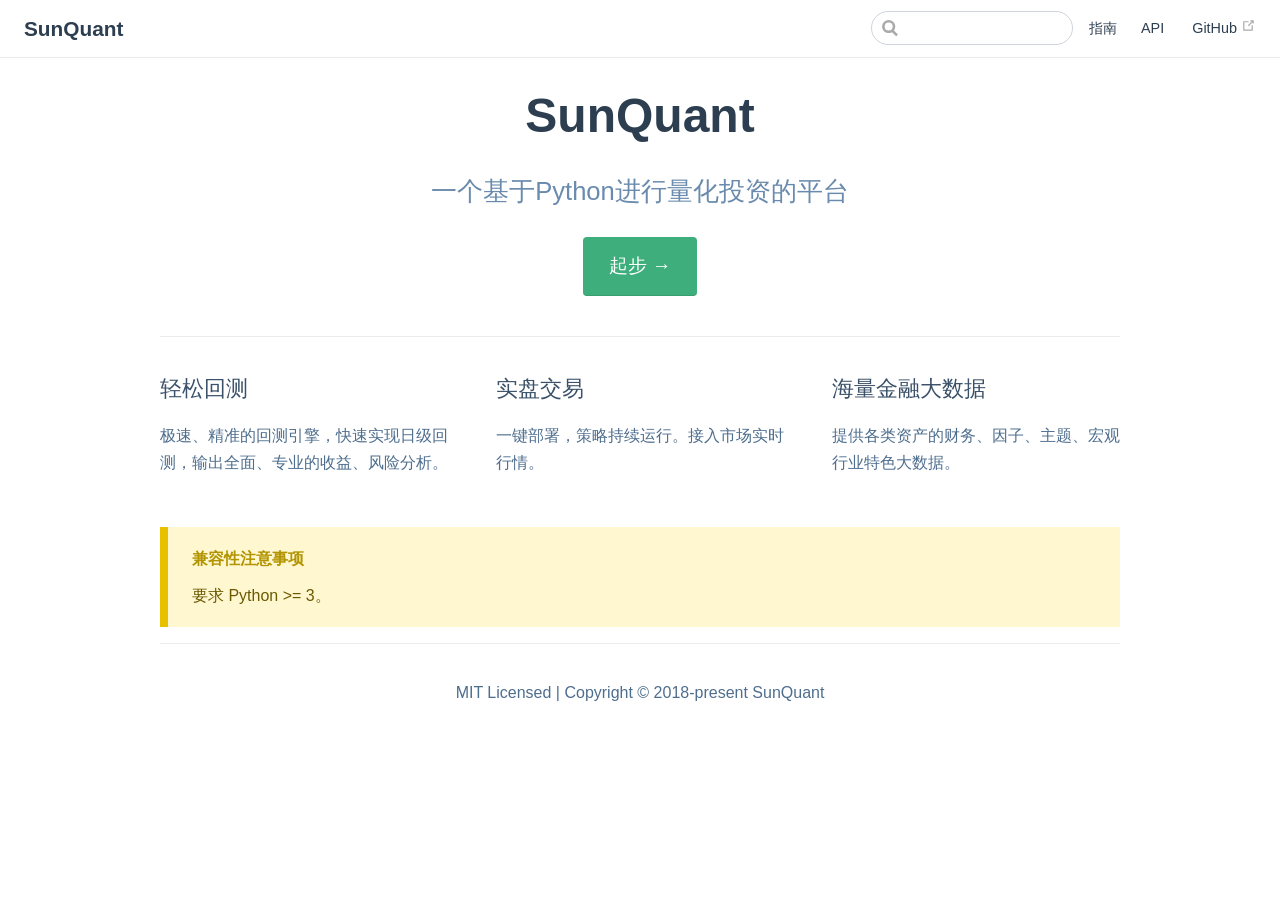
<file: index.html>
<!DOCTYPE html>
<html lang="zh-CN">
  <head>
    <meta charset="utf-8">
    <meta name="viewport" content="width=device-width,initial-scale=1">
    <title>SunQuant</title>
    <meta name="description" content="一个基于Python进行量化投资的平台">
    <link rel="icon" href="/logo.png">
  <link rel="manifest" href="/manifest.json">
  <meta name="theme-color" content="#3eaf7c">
  <meta name="apple-mobile-web-app-capable" content="yes">
  <meta name="apple-mobile-web-app-status-bar-style" content="black">
  <link rel="apple-touch-icon" href="/icons/apple-touch-icon-152x152.png">
  <link rel="mask-icon" href="/icons/safari-pinned-tab.svg" color="#3eaf7c">
  <meta name="msapplication-TileImage" content="/icons/msapplication-icon-144x144.png">
  <meta name="msapplication-TileColor" content="#000000">
    
    <link rel="preload" href="/assets/css/0.styles.9b1de26c.css" as="style"><link rel="preload" href="/assets/js/app.978bed0b.js" as="script"><link rel="preload" href="/assets/js/8.d4c7ca72.js" as="script"><link rel="preload" href="/assets/js/4.83dcbf2d.js" as="script"><link rel="prefetch" href="/assets/js/2.da912442.js"><link rel="prefetch" href="/assets/js/3.c3a3cc1c.js"><link rel="prefetch" href="/assets/js/5.52d90df4.js"><link rel="prefetch" href="/assets/js/6.8122c1c8.js"><link rel="prefetch" href="/assets/js/7.85f13cc8.js"><link rel="prefetch" href="/assets/js/9.0f38a8bf.js"><link rel="prefetch" href="/assets/js/10.ca20199a.js">
    <link rel="stylesheet" href="/assets/css/0.styles.9b1de26c.css">
  </head>
  <body>
    <div id="app" data-server-rendered="true"><div class="theme-container no-sidebar"><header class="navbar"><div class="sidebar-button"><svg xmlns="http://www.w3.org/2000/svg" aria-hidden="true" role="img" viewBox="0 0 448 512" class="icon"><path fill="currentColor" d="M436 124H12c-6.627 0-12-5.373-12-12V80c0-6.627 5.373-12 12-12h424c6.627 0 12 5.373 12 12v32c0 6.627-5.373 12-12 12zm0 160H12c-6.627 0-12-5.373-12-12v-32c0-6.627 5.373-12 12-12h424c6.627 0 12 5.373 12 12v32c0 6.627-5.373 12-12 12zm0 160H12c-6.627 0-12-5.373-12-12v-32c0-6.627 5.373-12 12-12h424c6.627 0 12 5.373 12 12v32c0 6.627-5.373 12-12 12z"></path></svg></div> <a href="/" class="home-link router-link-exact-active router-link-active"><!----> <span class="site-name">SunQuant</span></a> <div class="links" style="max-width:nullpx;"><div class="search-box"><input aria-label="Search" autocomplete="off" spellcheck="false" value=""> <!----></div> <nav class="nav-links can-hide"><div class="nav-item"><a href="/guide/" class="nav-link">指南</a></div><div class="nav-item"><a href="/api/" class="nav-link">API</a></div> <a href="https://renleimlj.github.io/" target="_blank" rel="noopener noreferrer" class="repo-link">
    GitHub
    <svg xmlns="http://www.w3.org/2000/svg" aria-hidden="true" x="0px" y="0px" viewBox="0 0 100 100" width="15" height="15" class="icon outbound"><path fill="currentColor" d="M18.8,85.1h56l0,0c2.2,0,4-1.8,4-4v-32h-8v28h-48v-48h28v-8h-32l0,0c-2.2,0-4,1.8-4,4v56C14.8,83.3,16.6,85.1,18.8,85.1z"></path> <polygon fill="currentColor" points="45.7,48.7 51.3,54.3 77.2,28.5 77.2,37.2 85.2,37.2 85.2,14.9 62.8,14.9 62.8,22.9 71.5,22.9"></polygon></svg></a></nav></div></header> <div class="sidebar-mask"></div> <div class="sidebar"><nav class="nav-links"><div class="nav-item"><a href="/guide/" class="nav-link">指南</a></div><div class="nav-item"><a href="/api/" class="nav-link">API</a></div> <a href="https://renleimlj.github.io/" target="_blank" rel="noopener noreferrer" class="repo-link">
    GitHub
    <svg xmlns="http://www.w3.org/2000/svg" aria-hidden="true" x="0px" y="0px" viewBox="0 0 100 100" width="15" height="15" class="icon outbound"><path fill="currentColor" d="M18.8,85.1h56l0,0c2.2,0,4-1.8,4-4v-32h-8v28h-48v-48h28v-8h-32l0,0c-2.2,0-4,1.8-4,4v56C14.8,83.3,16.6,85.1,18.8,85.1z"></path> <polygon fill="currentColor" points="45.7,48.7 51.3,54.3 77.2,28.5 77.2,37.2 85.2,37.2 85.2,14.9 62.8,14.9 62.8,22.9 71.5,22.9"></polygon></svg></a></nav> <div class="carbon-ads"></div> <!----> </div> <div class="home"><div class="hero"><!----> <h1>SunQuant</h1> <p class="description">
      一个基于Python进行量化投资的平台
    </p> <p class="action"><a href="/guide/" class="nav-link action-button">起步 →</a></p></div> <!----> <div class="content custom"><div style="text-align: center"><!----></div> <div class="features"><div class="feature"><h2>轻松回测</h2> <p>极速、精准的回测引擎，快速实现日级回测，输出全面、专业的收益、风险分析。</p></div> <div class="feature"><h2>实盘交易</h2> <p>一键部署，策略持续运行。接入市场实时行情。</p></div> <div class="feature"><h2>海量金融大数据</h2> <p>提供各类资产的财务、因子、主题、宏观行业特色大数据。</p></div></div> <div class="warning custom-block"><p class="custom-block-title">兼容性注意事项</p> <p>要求 Python &gt;= 3。</p></div></div> <div class="footer">
    MIT Licensed | Copyright © 2018-present SunQuant
  </div></div> <!----></div></div>
    <script src="/assets/js/8.d4c7ca72.js" defer></script><script src="/assets/js/4.83dcbf2d.js" defer></script><script src="/assets/js/app.978bed0b.js" defer></script>
  </body>
</html>
</file>
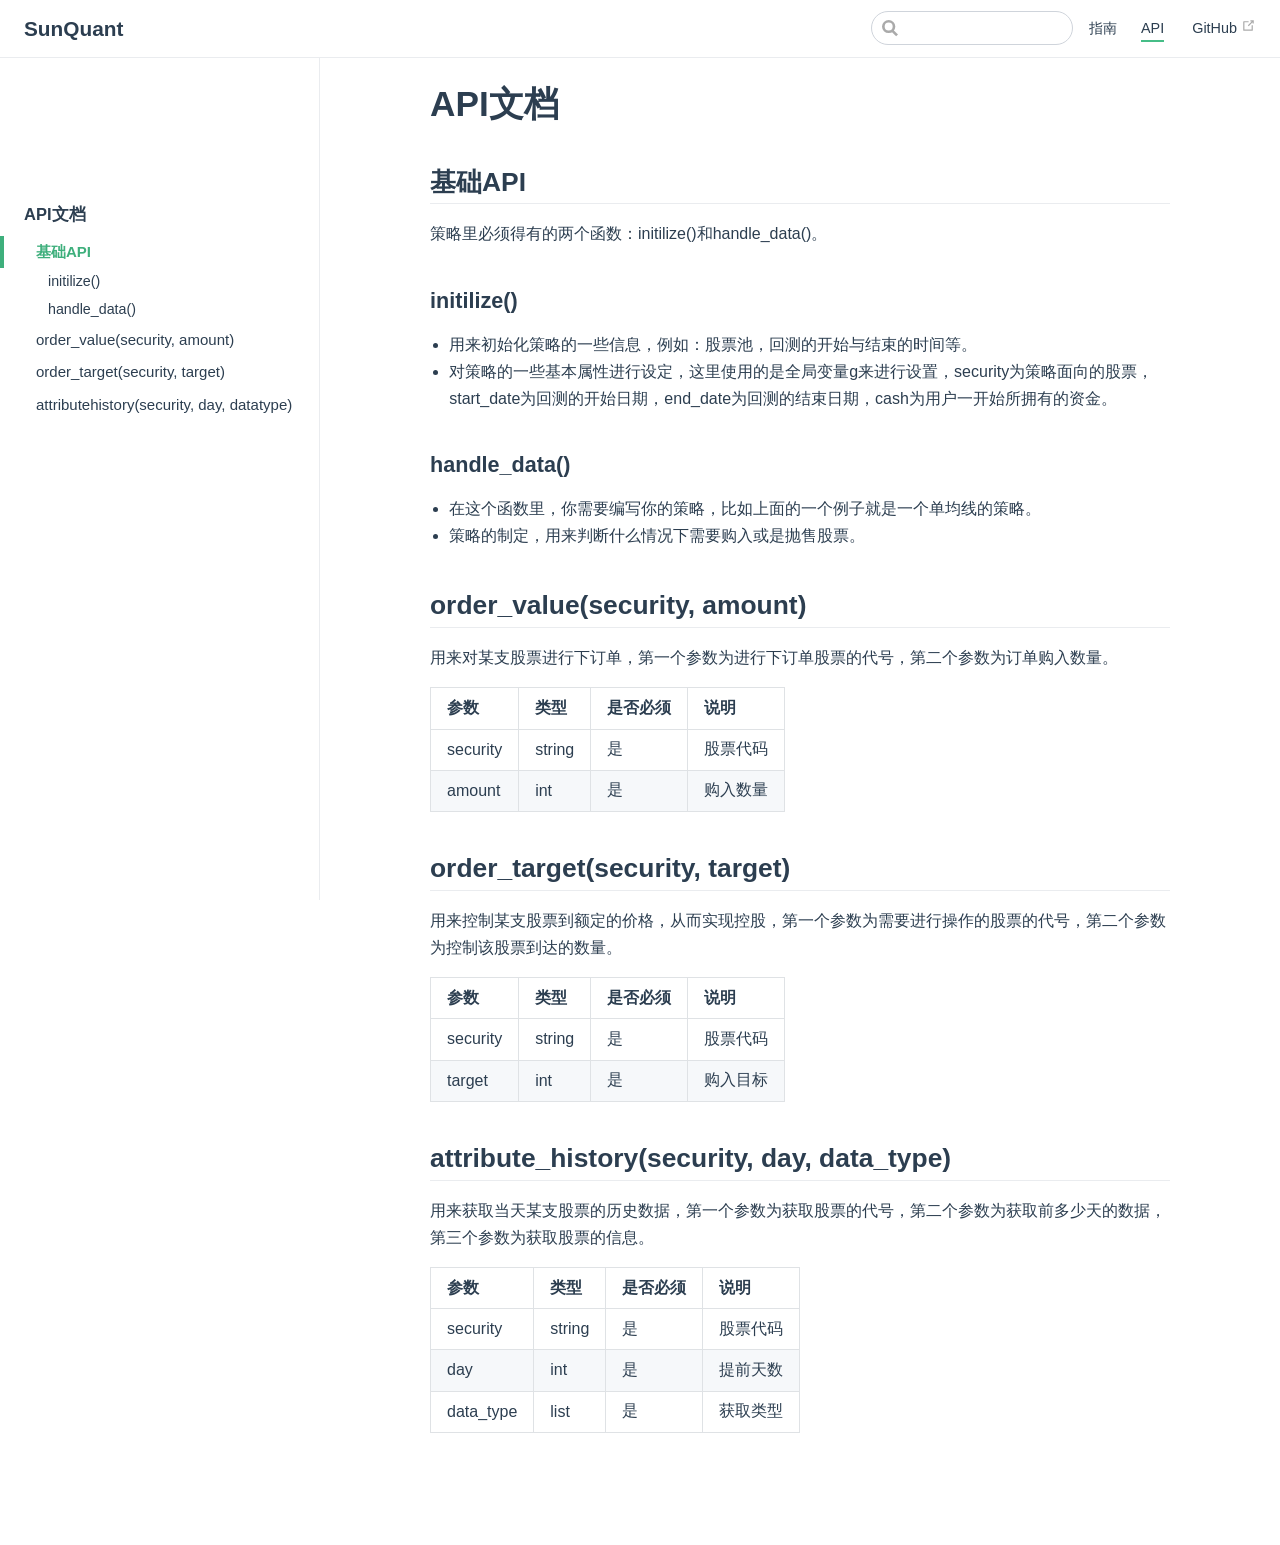
<file: api/index.html>
<!DOCTYPE html>
<html lang="zh-CN">
  <head>
    <meta charset="utf-8">
    <meta name="viewport" content="width=device-width,initial-scale=1">
    <title>API文档 | SunQuant</title>
    <meta name="description" content="一个基于Python进行量化投资的平台">
    <link rel="icon" href="/logo.png">
  <link rel="manifest" href="/manifest.json">
  <meta name="theme-color" content="#3eaf7c">
  <meta name="apple-mobile-web-app-capable" content="yes">
  <meta name="apple-mobile-web-app-status-bar-style" content="black">
  <link rel="apple-touch-icon" href="/icons/apple-touch-icon-152x152.png">
  <link rel="mask-icon" href="/icons/safari-pinned-tab.svg" color="#3eaf7c">
  <meta name="msapplication-TileImage" content="/icons/msapplication-icon-144x144.png">
  <meta name="msapplication-TileColor" content="#000000">
    
    <link rel="preload" href="/assets/css/0.styles.9b1de26c.css" as="style"><link rel="preload" href="/assets/js/app.978bed0b.js" as="script"><link rel="preload" href="/assets/js/9.0f38a8bf.js" as="script"><link rel="preload" href="/assets/js/4.83dcbf2d.js" as="script"><link rel="prefetch" href="/assets/js/2.da912442.js"><link rel="prefetch" href="/assets/js/3.c3a3cc1c.js"><link rel="prefetch" href="/assets/js/5.52d90df4.js"><link rel="prefetch" href="/assets/js/6.8122c1c8.js"><link rel="prefetch" href="/assets/js/7.85f13cc8.js"><link rel="prefetch" href="/assets/js/8.d4c7ca72.js"><link rel="prefetch" href="/assets/js/10.ca20199a.js">
    <link rel="stylesheet" href="/assets/css/0.styles.9b1de26c.css">
  </head>
  <body>
    <div id="app" data-server-rendered="true"><div class="theme-container"><header class="navbar"><div class="sidebar-button"><svg xmlns="http://www.w3.org/2000/svg" aria-hidden="true" role="img" viewBox="0 0 448 512" class="icon"><path fill="currentColor" d="M436 124H12c-6.627 0-12-5.373-12-12V80c0-6.627 5.373-12 12-12h424c6.627 0 12 5.373 12 12v32c0 6.627-5.373 12-12 12zm0 160H12c-6.627 0-12-5.373-12-12v-32c0-6.627 5.373-12 12-12h424c6.627 0 12 5.373 12 12v32c0 6.627-5.373 12-12 12zm0 160H12c-6.627 0-12-5.373-12-12v-32c0-6.627 5.373-12 12-12h424c6.627 0 12 5.373 12 12v32c0 6.627-5.373 12-12 12z"></path></svg></div> <a href="/" class="home-link router-link-active"><!----> <span class="site-name">SunQuant</span></a> <div class="links" style="max-width:nullpx;"><div class="search-box"><input aria-label="Search" autocomplete="off" spellcheck="false" value=""> <!----></div> <nav class="nav-links can-hide"><div class="nav-item"><a href="/guide/" class="nav-link">指南</a></div><div class="nav-item"><a href="/api/" class="nav-link router-link-exact-active router-link-active">API</a></div> <a href="https://renleimlj.github.io/" target="_blank" rel="noopener noreferrer" class="repo-link">
    GitHub
    <svg xmlns="http://www.w3.org/2000/svg" aria-hidden="true" x="0px" y="0px" viewBox="0 0 100 100" width="15" height="15" class="icon outbound"><path fill="currentColor" d="M18.8,85.1h56l0,0c2.2,0,4-1.8,4-4v-32h-8v28h-48v-48h28v-8h-32l0,0c-2.2,0-4,1.8-4,4v56C14.8,83.3,16.6,85.1,18.8,85.1z"></path> <polygon fill="currentColor" points="45.7,48.7 51.3,54.3 77.2,28.5 77.2,37.2 85.2,37.2 85.2,14.9 62.8,14.9 62.8,22.9 71.5,22.9"></polygon></svg></a></nav></div></header> <div class="sidebar-mask"></div> <div class="sidebar"><nav class="nav-links"><div class="nav-item"><a href="/guide/" class="nav-link">指南</a></div><div class="nav-item"><a href="/api/" class="nav-link router-link-exact-active router-link-active">API</a></div> <a href="https://renleimlj.github.io/" target="_blank" rel="noopener noreferrer" class="repo-link">
    GitHub
    <svg xmlns="http://www.w3.org/2000/svg" aria-hidden="true" x="0px" y="0px" viewBox="0 0 100 100" width="15" height="15" class="icon outbound"><path fill="currentColor" d="M18.8,85.1h56l0,0c2.2,0,4-1.8,4-4v-32h-8v28h-48v-48h28v-8h-32l0,0c-2.2,0-4,1.8-4,4v56C14.8,83.3,16.6,85.1,18.8,85.1z"></path> <polygon fill="currentColor" points="45.7,48.7 51.3,54.3 77.2,28.5 77.2,37.2 85.2,37.2 85.2,14.9 62.8,14.9 62.8,22.9 71.5,22.9"></polygon></svg></a></nav> <div class="carbon-ads"></div> <ul class="sidebar-links"><li><div class="sidebar-group first"><p class="sidebar-heading open"><span>API文档</span> <!----></p> <ul class="sidebar-group-items"><li><a href="/api/#基础api" class="sidebar-link">基础API</a><ul class="sidebar-sub-headers"><li class="sidebar-sub-header"><a href="/api/#initilize" class="sidebar-link">initilize()</a></li><li class="sidebar-sub-header"><a href="/api/#handle-data" class="sidebar-link">handle_data()</a></li></ul></li><li><a href="/api/#order-value-security-amount" class="sidebar-link">order_value(security, amount)</a><ul class="sidebar-sub-headers"></ul></li><li><a href="/api/#order-target-security-target" class="sidebar-link">order_target(security, target)</a><ul class="sidebar-sub-headers"></ul></li><li><a href="/api/#attribute-history-security-day-data-type" class="sidebar-link">attributehistory(security, day, datatype)</a><ul class="sidebar-sub-headers"></ul></li></ul></div></li></ul> </div> <div class="page"> <div class="content"><h1 id="api文档"><a href="#api文档" aria-hidden="true" class="header-anchor">#</a> API文档</h1> <!----> <h2 id="基础api"><a href="#基础api" aria-hidden="true" class="header-anchor">#</a> 基础API</h2> <p>策略里必须得有的两个函数：initilize()和handle_data()。</p> <h3 id="initilize"><a href="#initilize" aria-hidden="true" class="header-anchor">#</a> initilize()</h3> <ul><li>用来初始化策略的一些信息，例如：股票池，回测的开始与结束的时间等。</li> <li>对策略的一些基本属性进行设定，这里使用的是全局变量g来进行设置，security为策略面向的股票，start_date为回测的开始日期，end_date为回测的结束日期，cash为用户一开始所拥有的资金。</li></ul> <h3 id="handle-data"><a href="#handle-data" aria-hidden="true" class="header-anchor">#</a> handle_data()</h3> <ul><li>在这个函数里，你需要编写你的策略，比如上面的一个例子就是一个单均线的策略。</li> <li>策略的制定，用来判断什么情况下需要购入或是抛售股票。</li></ul> <h2 id="order-value-security-amount"><a href="#order-value-security-amount" aria-hidden="true" class="header-anchor">#</a> order_value(security, amount)</h2> <p>用来对某支股票进行下订单，第一个参数为进行下订单股票的代号，第二个参数为订单购入数量。</p> <table><thead><tr><th style="text-align:left">参数</th> <th style="text-align:left">类型</th> <th style="text-align:left">是否必须</th> <th style="text-align:left">说明</th></tr></thead> <tbody><tr><td style="text-align:left">security</td> <td style="text-align:left">string</td> <td style="text-align:left">是</td> <td style="text-align:left">股票代码</td></tr> <tr><td style="text-align:left">amount</td> <td style="text-align:left">int</td> <td style="text-align:left">是</td> <td style="text-align:left">购入数量</td></tr></tbody></table> <h2 id="order-target-security-target"><a href="#order-target-security-target" aria-hidden="true" class="header-anchor">#</a> order_target(security, target)</h2> <p>用来控制某支股票到额定的价格，从而实现控股，第一个参数为需要进行操作的股票的代号，第二个参数为控制该股票到达的数量。</p> <table><thead><tr><th style="text-align:left">参数</th> <th style="text-align:left">类型</th> <th style="text-align:left">是否必须</th> <th style="text-align:left">说明</th></tr></thead> <tbody><tr><td style="text-align:left">security</td> <td style="text-align:left">string</td> <td style="text-align:left">是</td> <td style="text-align:left">股票代码</td></tr> <tr><td style="text-align:left">target</td> <td style="text-align:left">int</td> <td style="text-align:left">是</td> <td style="text-align:left">购入目标</td></tr></tbody></table> <h2 id="attribute-history-security-day-data-type"><a href="#attribute-history-security-day-data-type" aria-hidden="true" class="header-anchor">#</a> attribute_history(security, day, data_type)</h2> <p>用来获取当天某支股票的历史数据，第一个参数为获取股票的代号，第二个参数为获取前多少天的数据，第三个参数为获取股票的信息。</p> <table><thead><tr><th style="text-align:left">参数</th> <th style="text-align:left">类型</th> <th style="text-align:left">是否必须</th> <th style="text-align:left">说明</th></tr></thead> <tbody><tr><td style="text-align:left">security</td> <td style="text-align:left">string</td> <td style="text-align:left">是</td> <td style="text-align:left">股票代码</td></tr> <tr><td style="text-align:left">day</td> <td style="text-align:left">int</td> <td style="text-align:left">是</td> <td style="text-align:left">提前天数</td></tr> <tr><td style="text-align:left">data_type</td> <td style="text-align:left">list</td> <td style="text-align:left">是</td> <td style="text-align:left">获取类型</td></tr></tbody></table></div> <div class="page-edit"><!----> <!----></div> <!----> <div class="bsa-cpc-wrapper"><div class="bsa-cpc"></div></div></div> <!----></div></div>
    <script src="/assets/js/9.0f38a8bf.js" defer></script><script src="/assets/js/4.83dcbf2d.js" defer></script><script src="/assets/js/app.978bed0b.js" defer></script>
  </body>
</html>
</file>
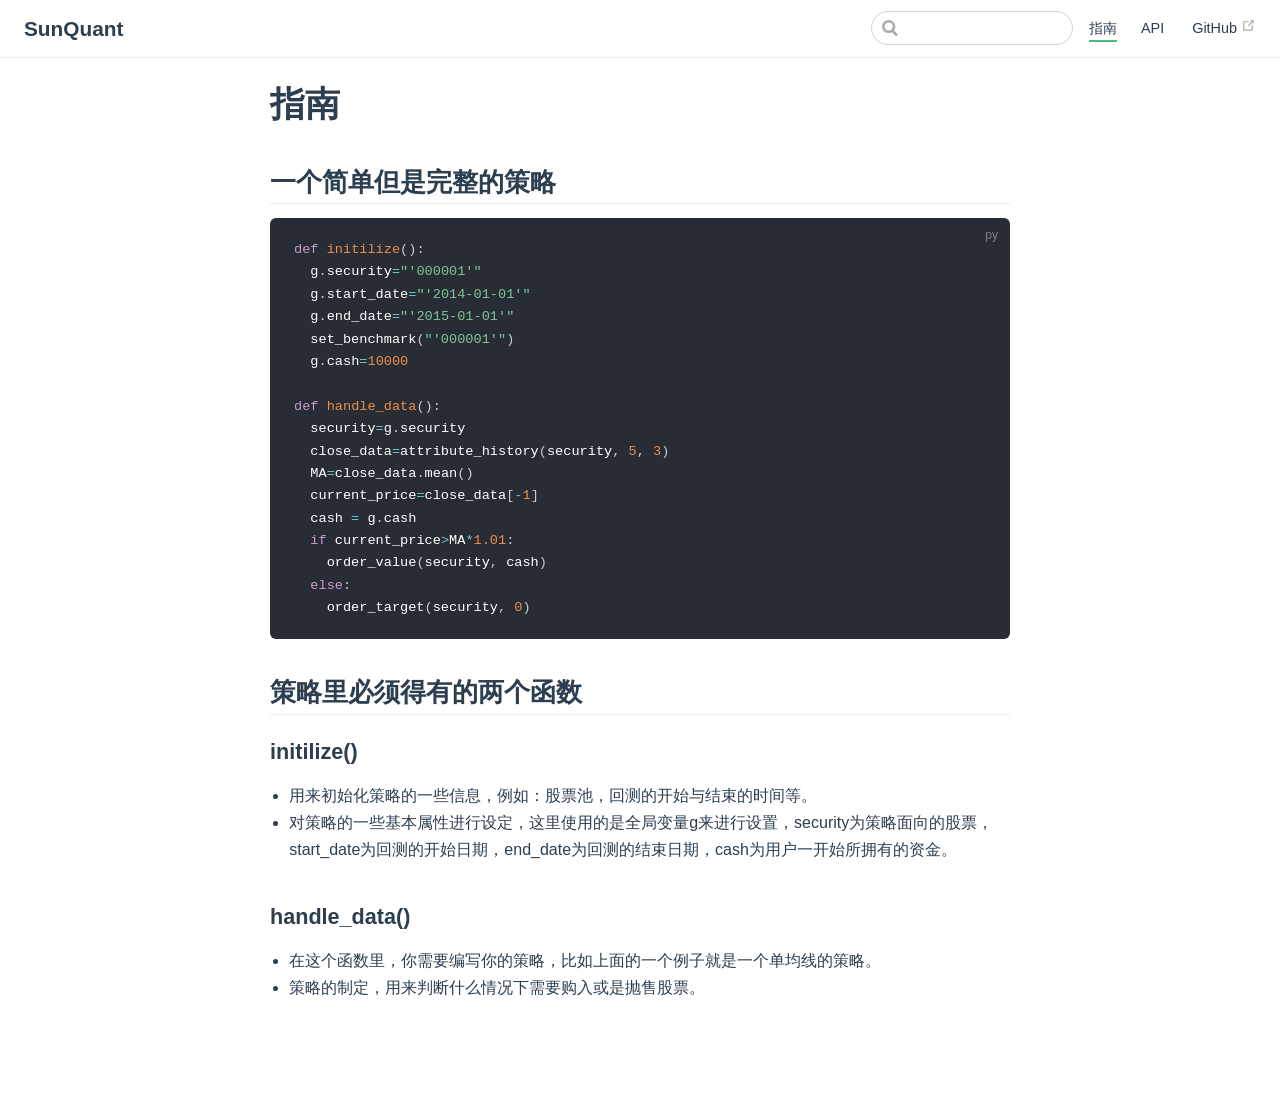
<file: guide/index.html>
<!DOCTYPE html>
<html lang="zh-CN">
  <head>
    <meta charset="utf-8">
    <meta name="viewport" content="width=device-width,initial-scale=1">
    <title>指南 | SunQuant</title>
    <meta name="description" content="一个基于Python进行量化投资的平台">
    <link rel="icon" href="/logo.png">
  <link rel="manifest" href="/manifest.json">
  <meta name="theme-color" content="#3eaf7c">
  <meta name="apple-mobile-web-app-capable" content="yes">
  <meta name="apple-mobile-web-app-status-bar-style" content="black">
  <link rel="apple-touch-icon" href="/icons/apple-touch-icon-152x152.png">
  <link rel="mask-icon" href="/icons/safari-pinned-tab.svg" color="#3eaf7c">
  <meta name="msapplication-TileImage" content="/icons/msapplication-icon-144x144.png">
  <meta name="msapplication-TileColor" content="#000000">
    
    <link rel="preload" href="/assets/css/0.styles.9b1de26c.css" as="style"><link rel="preload" href="/assets/js/app.978bed0b.js" as="script"><link rel="preload" href="/assets/js/10.ca20199a.js" as="script"><link rel="preload" href="/assets/js/4.83dcbf2d.js" as="script"><link rel="prefetch" href="/assets/js/2.da912442.js"><link rel="prefetch" href="/assets/js/3.c3a3cc1c.js"><link rel="prefetch" href="/assets/js/5.52d90df4.js"><link rel="prefetch" href="/assets/js/6.8122c1c8.js"><link rel="prefetch" href="/assets/js/7.85f13cc8.js"><link rel="prefetch" href="/assets/js/8.d4c7ca72.js"><link rel="prefetch" href="/assets/js/9.0f38a8bf.js">
    <link rel="stylesheet" href="/assets/css/0.styles.9b1de26c.css">
  </head>
  <body>
    <div id="app" data-server-rendered="true"><div class="theme-container no-sidebar"><header class="navbar"><div class="sidebar-button"><svg xmlns="http://www.w3.org/2000/svg" aria-hidden="true" role="img" viewBox="0 0 448 512" class="icon"><path fill="currentColor" d="M436 124H12c-6.627 0-12-5.373-12-12V80c0-6.627 5.373-12 12-12h424c6.627 0 12 5.373 12 12v32c0 6.627-5.373 12-12 12zm0 160H12c-6.627 0-12-5.373-12-12v-32c0-6.627 5.373-12 12-12h424c6.627 0 12 5.373 12 12v32c0 6.627-5.373 12-12 12zm0 160H12c-6.627 0-12-5.373-12-12v-32c0-6.627 5.373-12 12-12h424c6.627 0 12 5.373 12 12v32c0 6.627-5.373 12-12 12z"></path></svg></div> <a href="/" class="home-link router-link-active"><!----> <span class="site-name">SunQuant</span></a> <div class="links" style="max-width:nullpx;"><div class="search-box"><input aria-label="Search" autocomplete="off" spellcheck="false" value=""> <!----></div> <nav class="nav-links can-hide"><div class="nav-item"><a href="/guide/" class="nav-link router-link-exact-active router-link-active">指南</a></div><div class="nav-item"><a href="/api/" class="nav-link">API</a></div> <a href="https://renleimlj.github.io/" target="_blank" rel="noopener noreferrer" class="repo-link">
    GitHub
    <svg xmlns="http://www.w3.org/2000/svg" aria-hidden="true" x="0px" y="0px" viewBox="0 0 100 100" width="15" height="15" class="icon outbound"><path fill="currentColor" d="M18.8,85.1h56l0,0c2.2,0,4-1.8,4-4v-32h-8v28h-48v-48h28v-8h-32l0,0c-2.2,0-4,1.8-4,4v56C14.8,83.3,16.6,85.1,18.8,85.1z"></path> <polygon fill="currentColor" points="45.7,48.7 51.3,54.3 77.2,28.5 77.2,37.2 85.2,37.2 85.2,14.9 62.8,14.9 62.8,22.9 71.5,22.9"></polygon></svg></a></nav></div></header> <div class="sidebar-mask"></div> <div class="sidebar"><nav class="nav-links"><div class="nav-item"><a href="/guide/" class="nav-link router-link-exact-active router-link-active">指南</a></div><div class="nav-item"><a href="/api/" class="nav-link">API</a></div> <a href="https://renleimlj.github.io/" target="_blank" rel="noopener noreferrer" class="repo-link">
    GitHub
    <svg xmlns="http://www.w3.org/2000/svg" aria-hidden="true" x="0px" y="0px" viewBox="0 0 100 100" width="15" height="15" class="icon outbound"><path fill="currentColor" d="M18.8,85.1h56l0,0c2.2,0,4-1.8,4-4v-32h-8v28h-48v-48h28v-8h-32l0,0c-2.2,0-4,1.8-4,4v56C14.8,83.3,16.6,85.1,18.8,85.1z"></path> <polygon fill="currentColor" points="45.7,48.7 51.3,54.3 77.2,28.5 77.2,37.2 85.2,37.2 85.2,14.9 62.8,14.9 62.8,22.9 71.5,22.9"></polygon></svg></a></nav> <div class="carbon-ads"></div> <!----> </div> <div class="page"> <div class="content"><h1 id="指南"><a href="#指南" aria-hidden="true" class="header-anchor">#</a> 指南</h1> <!----> <h2 id="一个简单但是完整的策略"><a href="#一个简单但是完整的策略" aria-hidden="true" class="header-anchor">#</a> 一个简单但是完整的策略</h2> <div class="language-python extra-class"><pre class="language-python"><code><span class="token keyword">def</span> <span class="token function">initilize</span><span class="token punctuation">(</span><span class="token punctuation">)</span><span class="token punctuation">:</span>
  g<span class="token punctuation">.</span>security<span class="token operator">=</span><span class="token string">&quot;'000001'&quot;</span>
  g<span class="token punctuation">.</span>start_date<span class="token operator">=</span><span class="token string">&quot;'2014-01-01'&quot;</span>
  g<span class="token punctuation">.</span>end_date<span class="token operator">=</span><span class="token string">&quot;'2015-01-01'&quot;</span>
  set_benchmark<span class="token punctuation">(</span><span class="token string">&quot;'000001'&quot;</span><span class="token punctuation">)</span>
  g<span class="token punctuation">.</span>cash<span class="token operator">=</span><span class="token number">10000</span>

<span class="token keyword">def</span> <span class="token function">handle_data</span><span class="token punctuation">(</span><span class="token punctuation">)</span><span class="token punctuation">:</span>
  security<span class="token operator">=</span>g<span class="token punctuation">.</span>security
  close_data<span class="token operator">=</span>attribute_history<span class="token punctuation">(</span>security<span class="token punctuation">,</span> <span class="token number">5</span><span class="token punctuation">,</span> <span class="token number">3</span><span class="token punctuation">)</span>
  MA<span class="token operator">=</span>close_data<span class="token punctuation">.</span>mean<span class="token punctuation">(</span><span class="token punctuation">)</span>
  current_price<span class="token operator">=</span>close_data<span class="token punctuation">[</span><span class="token operator">-</span><span class="token number">1</span><span class="token punctuation">]</span>
  cash <span class="token operator">=</span> g<span class="token punctuation">.</span>cash
  <span class="token keyword">if</span> current_price<span class="token operator">&gt;</span>MA<span class="token operator">*</span><span class="token number">1.01</span><span class="token punctuation">:</span>
    order_value<span class="token punctuation">(</span>security<span class="token punctuation">,</span> cash<span class="token punctuation">)</span>
  <span class="token keyword">else</span><span class="token punctuation">:</span>
    order_target<span class="token punctuation">(</span>security<span class="token punctuation">,</span> <span class="token number">0</span><span class="token punctuation">)</span>
</code></pre></div><h2 id="策略里必须得有的两个函数"><a href="#策略里必须得有的两个函数" aria-hidden="true" class="header-anchor">#</a> 策略里必须得有的两个函数</h2> <h3 id="initilize"><a href="#initilize" aria-hidden="true" class="header-anchor">#</a> initilize()</h3> <ul><li>用来初始化策略的一些信息，例如：股票池，回测的开始与结束的时间等。</li> <li>对策略的一些基本属性进行设定，这里使用的是全局变量g来进行设置，security为策略面向的股票，start_date为回测的开始日期，end_date为回测的结束日期，cash为用户一开始所拥有的资金。</li></ul> <h3 id="handle-data"><a href="#handle-data" aria-hidden="true" class="header-anchor">#</a> handle_data()</h3> <ul><li>在这个函数里，你需要编写你的策略，比如上面的一个例子就是一个单均线的策略。</li> <li>策略的制定，用来判断什么情况下需要购入或是抛售股票。</li></ul></div> <div class="page-edit"><!----> <!----></div> <!----> <div class="bsa-cpc-wrapper"><div class="bsa-cpc"></div></div></div> <!----></div></div>
    <script src="/assets/js/10.ca20199a.js" defer></script><script src="/assets/js/4.83dcbf2d.js" defer></script><script src="/assets/js/app.978bed0b.js" defer></script>
  </body>
</html>
</file>
<file: assets/css/0.styles.9b1de26c.css>
.home{padding:3.6rem 2rem 0;max-width:960px;margin:0 auto}.home .hero{text-align:center}.home .hero img{max-height:280px;display:block;margin:3rem auto 1.5rem}.home .hero h1{font-size:3rem}.home .hero .action,.home .hero .description,.home .hero h1{margin:1.8rem auto}.home .hero .description{max-width:35rem;font-size:1.6rem;line-height:1.3;color:#6a8bad}.home .hero .action-button{display:inline-block;font-size:1.2rem;color:#fff;background-color:#3eaf7c;padding:.8rem 1.6rem;border-radius:4px;transition:background-color .1s ease;box-sizing:border-box;border-bottom:1px solid #389d70}.home .hero .action-button:hover{background-color:#4abf8a}.home .features{border-top:1px solid #eaecef;padding:1.2rem 0;margin-top:2.5rem;display:flex;flex-wrap:wrap;align-items:flex-start;align-content:stretch;justify-content:space-between}.home .feature{flex-grow:1;flex-basis:30%;max-width:30%}.home .feature h2{font-size:1.4rem;font-weight:500;border-bottom:none;padding-bottom:0;color:#3a5169}.home .feature p{color:#4e6e8e}.home .footer{padding:2.5rem;border-top:1px solid #eaecef;text-align:center;color:#4e6e8e}@media (max-width:719px){.home .features{flex-direction:column}.home .feature{max-width:100%;padding:0 2.5rem}}@media (max-width:419px){.home{padding-left:1.5rem;padding-right:1.5rem}.home .hero img{max-height:210px;margin:2rem auto 1.2rem}.home .hero h1{font-size:2rem}.home .hero .action,.home .hero .description,.home .hero h1{margin:1.2rem auto}.home .hero .description{font-size:1.2rem}.home .hero .action-button{font-size:1rem;padding:.6rem 1.2rem}.home .feature h2{font-size:1.25rem}}.bit-sponsor{font-weight:600;background-color:#f3f6f8;padding:.6em 1.2em;border-radius:8px;display:inline-block;margin:1em 0!important}.bit-sponsor a{color:#999}.bit-sponsor img{height:40px;margin-left:15px}.bit-sponsor img,.bit-sponsor span{vertical-align:middle}.search-box{display:inline-block;position:relative;margin-right:1rem}.search-box input{cursor:text;width:10rem;color:#4e6e8e;display:inline-block;border:1px solid #cfd4db;border-radius:2rem;font-size:.9rem;line-height:2rem;padding:0 .5rem 0 2rem;outline:none;transition:all .2s ease;background:#fff url(/assets/img/search.83621669.svg) .6rem .5rem no-repeat;background-size:1rem}.search-box input:focus{cursor:auto;border-color:#3eaf7c}.search-box .suggestions{background:#fff;width:20rem;position:absolute;top:1.5rem;border:1px solid #cfd4db;border-radius:6px;padding:.4rem;list-style-type:none}.search-box .suggestions.align-right{right:0}.search-box .suggestion{line-height:1.4;padding:.4rem .6rem;border-radius:4px;cursor:pointer}.search-box .suggestion a{color:#5d82a6}.search-box .suggestion a .page-title{font-weight:600}.search-box .suggestion a .header{font-size:.9em;margin-left:.25em}.search-box .suggestion.focused{background-color:#f3f4f5}.search-box .suggestion.focused a{color:#3eaf7c}@media (max-width:959px){.search-box input{cursor:pointer;width:0;border-color:transparent;position:relative}.search-box input:focus{cursor:text;left:0;width:10rem}}@media (max-width:959px) and (min-width:719px){.search-box .suggestions{left:0}}@media (max-width:719px){.search-box{margin-right:0}.search-box input{left:1rem}.search-box .suggestions{right:0}}@media (max-width:419px){.search-box .suggestions{width:calc(100vw - 4rem)}.search-box input:focus{width:8rem}}.dropdown-enter,.dropdown-leave-to{height:0!important}.dropdown-wrapper{cursor:pointer}.dropdown-wrapper .dropdown-title{display:block}.dropdown-wrapper .dropdown-title:hover{border-color:transparent}.dropdown-wrapper .dropdown-title .arrow{vertical-align:middle;margin-top:-1px;margin-left:.4rem}.dropdown-wrapper .nav-dropdown .dropdown-item{color:inherit;line-height:1.7rem}.dropdown-wrapper .nav-dropdown .dropdown-item h4{margin:.45rem 0 0;border-top:1px solid #eee;padding:.45rem 1.5rem 0 1.25rem}.dropdown-wrapper .nav-dropdown .dropdown-item .dropdown-subitem-wrapper{padding:0;list-style:none}.dropdown-wrapper .nav-dropdown .dropdown-item .dropdown-subitem-wrapper .dropdown-subitem{font-size:.9em}.dropdown-wrapper .nav-dropdown .dropdown-item a{display:block;line-height:1.7rem;position:relative;border-bottom:none;font-weight:400;margin-bottom:0;padding:0 1.5rem 0 1.25rem}.dropdown-wrapper .nav-dropdown .dropdown-item a.router-link-active,.dropdown-wrapper .nav-dropdown .dropdown-item a:hover{color:#3eaf7c}.dropdown-wrapper .nav-dropdown .dropdown-item a.router-link-active:after{content:"";width:0;height:0;border-left:5px solid #3eaf7c;border-top:3px solid transparent;border-bottom:3px solid transparent;position:absolute;top:calc(50% - 2px);left:9px}.dropdown-wrapper .nav-dropdown .dropdown-item:first-child h4{margin-top:0;padding-top:0;border-top:0}@media (max-width:719px){.dropdown-wrapper.open .dropdown-title{margin-bottom:.5rem}.dropdown-wrapper .nav-dropdown{transition:height .1s ease-out;overflow:hidden}.dropdown-wrapper .nav-dropdown .dropdown-item h4{border-top:0;margin-top:0;padding-top:0}.dropdown-wrapper .nav-dropdown .dropdown-item>a,.dropdown-wrapper .nav-dropdown .dropdown-item h4{font-size:15px;line-height:2rem}.dropdown-wrapper .nav-dropdown .dropdown-item .dropdown-subitem{font-size:14px;padding-left:1rem}}@media (min-width:719px){.dropdown-wrapper{height:1.8rem}.dropdown-wrapper:hover .nav-dropdown{display:block!important}.dropdown-wrapper .dropdown-title .arrow{border-left:4px solid transparent;border-right:4px solid transparent;border-top:6px solid #ccc;border-bottom:0}.dropdown-wrapper .nav-dropdown{display:none;height:auto!important;box-sizing:border-box;max-height:calc(100vh - 2.7rem);overflow-y:auto;position:absolute;top:100%;right:0;background-color:#fff;padding:.6rem 0;border:1px solid #ddd;border-bottom-color:#ccc;text-align:left;border-radius:.25rem;white-space:nowrap;margin:0}}.nav-links{display:inline-block}.nav-links a{line-height:1.4rem;color:inherit}.nav-links a.router-link-active,.nav-links a:hover{color:#3eaf7c}.nav-links .nav-item{position:relative;display:inline-block;margin-left:1.5rem;line-height:2rem}.nav-links .nav-item:first-child{margin-left:0}.nav-links .repo-link{margin-left:1.5rem}@media (max-width:719px){.nav-links .nav-item,.nav-links .repo-link{margin-left:0}}@media (min-width:719px){.nav-links a.router-link-active,.nav-links a:hover{color:#2c3e50}.nav-item>a:not(.external).router-link-active,.nav-item>a:not(.external):hover{margin-bottom:-2px;border-bottom:2px solid #46bd87}}.navbar{padding:.7rem 1.5rem;line-height:2.2rem;position:relative}.navbar a,.navbar img,.navbar span{display:inline-block}.navbar .logo{height:2.2rem;min-width:2.2rem;margin-right:.8rem;vertical-align:top}.navbar .site-name{font-size:1.3rem;font-weight:600;color:#2c3e50;position:relative}.navbar .links{padding-left:1.5rem;box-sizing:border-box;background-color:#fff;white-space:nowrap;font-size:.9rem;position:absolute;right:1.5rem;top:.7rem;display:flex}.navbar .links .search-box{flex:0 0 auto;vertical-align:top}.navbar .links .nav-links{flex:1}@media (max-width:719px){.navbar{padding-left:4rem}.navbar .can-hide{display:none}.navbar .links{padding-left:1.5rem}}.page-edit,.page-nav{max-width:740px;margin:0 auto;padding:2rem 2.5rem}@media (max-width:959px){.page-edit,.page-nav{padding:2rem}}@media (max-width:419px){.page-edit,.page-nav{padding:1.5rem}}.page{padding-bottom:2rem}.page-edit{padding-top:1rem;padding-bottom:1rem;overflow:auto}.page-edit .edit-link{display:inline-block}.page-edit .edit-link a{color:#4e6e8e;margin-right:.25rem}.page-edit .last-updated{float:right;font-size:.9em}.page-edit .last-updated .prefix{font-weight:500;color:#4e6e8e}.page-edit .last-updated .time{font-weight:400;color:#aaa}.page-nav{padding-top:1rem;padding-bottom:0}.page-nav .inner{min-height:2rem;margin-top:0;border-top:1px solid #eaecef;padding-top:1rem;overflow:auto}.page-nav .next{float:right}@media (max-width:719px){.page-edit .edit-link{margin-bottom:.5rem}.page-edit .last-updated{font-size:.8em;float:none;text-align:left}}.sidebar .sidebar-sub-headers{padding-left:1rem;font-size:.95em}a.sidebar-link{font-weight:400;display:inline-block;color:#2c3e50;border-left:.25rem solid transparent;padding:.35rem 1rem .35rem 1.25rem;line-height:1.4;width:100%;box-sizing:border-box}a.sidebar-link:hover{color:#3eaf7c}a.sidebar-link.active{font-weight:600;color:#3eaf7c;border-left-color:#3eaf7c}.sidebar-group a.sidebar-link{padding-left:2rem}.sidebar-sub-headers a.sidebar-link{padding-top:.25rem;padding-bottom:.25rem;border-left:none}.sidebar-sub-headers a.sidebar-link.active{font-weight:500}.sidebar-group:not(.first){margin-top:1em}.sidebar-group .sidebar-group{padding-left:.5em}.sidebar-group:not(.collapsable) .sidebar-heading{cursor:auto;color:inherit}.sidebar-heading{color:#999;transition:color .15s ease;cursor:pointer;font-size:1.1em;font-weight:700;padding:0 1.5rem;margin-top:0;margin-bottom:.5rem}.sidebar-heading.open,.sidebar-heading:hover{color:inherit}.sidebar-heading .arrow{position:relative;top:-.12em;left:.5em}.sidebar-heading:.open .arrow{top:-.18em}.sidebar-group-items{transition:height .1s ease-out;overflow:hidden}.sidebar-button{display:none;width:1.25rem;height:1.25rem;position:absolute;padding:.6rem;top:.6rem;left:1rem}.sidebar-button .icon{display:block;width:1.25rem;height:1.25rem}@media (max-width:719px){.sidebar-button{display:block}}.sw-update-popup{position:fixed;right:1em;bottom:1em;padding:1em;border:1px solid #3eaf7c;border-radius:3px;background:#fff;box-shadow:0 4px 16px rgba(0,0,0,.5);text-align:center}.sw-update-popup button{margin-top:.5em;padding:.25em 2em}.sw-update-popup-enter-active,.sw-update-popup-leave-active{transition:opacity .3s,transform .3s}.sw-update-popup-enter,.sw-update-popup-leave-to{opacity:0;transform:translateY(50%) scale(.5)}code[class*=language-],pre[class*=language-]{color:#ccc;background:none;font-family:Consolas,Monaco,Andale Mono,Ubuntu Mono,monospace;text-align:left;white-space:pre;word-spacing:normal;word-break:normal;word-wrap:normal;line-height:1.5;-moz-tab-size:4;-o-tab-size:4;tab-size:4;-webkit-hyphens:none;-ms-hyphens:none;hyphens:none}pre[class*=language-]{padding:1em;margin:.5em 0;overflow:auto}:not(pre)>code[class*=language-],pre[class*=language-]{background:#2d2d2d}:not(pre)>code[class*=language-]{padding:.1em;border-radius:.3em;white-space:normal}.token.block-comment,.token.cdata,.token.comment,.token.doctype,.token.prolog{color:#999}.token.punctuation{color:#ccc}.token.attr-name,.token.deleted,.token.namespace,.token.tag{color:#e2777a}.token.function-name{color:#6196cc}.token.boolean,.token.function,.token.number{color:#f08d49}.token.class-name,.token.constant,.token.property,.token.symbol{color:#f8c555}.token.atrule,.token.builtin,.token.important,.token.keyword,.token.selector{color:#cc99cd}.token.attr-value,.token.char,.token.regex,.token.string,.token.variable{color:#7ec699}.token.entity,.token.operator,.token.url{color:#67cdcc}.token.bold,.token.important{font-weight:700}.token.italic{font-style:italic}.token.entity{cursor:help}.token.inserted{color:green}#nprogress{pointer-events:none}#nprogress .bar{background:#3eaf7c;position:fixed;z-index:1031;top:0;left:0;width:100%;height:2px}#nprogress .peg{display:block;position:absolute;right:0;width:100px;height:100%;box-shadow:0 0 10px #3eaf7c,0 0 5px #3eaf7c;opacity:1;transform:rotate(3deg) translateY(-4px)}#nprogress .spinner{display:block;position:fixed;z-index:1031;top:15px;right:15px}#nprogress .spinner-icon{width:18px;height:18px;box-sizing:border-box;border:2px solid transparent;border-top-color:#3eaf7c;border-left-color:#3eaf7c;border-radius:50%;animation:nprogress-spinner .4s linear infinite}.nprogress-custom-parent{overflow:hidden;position:relative}.nprogress-custom-parent #nprogress .bar,.nprogress-custom-parent #nprogress .spinner{position:absolute}@keyframes nprogress-spinner{0%{transform:rotate(0deg)}to{transform:rotate(1turn)}}.content code{color:#476582;padding:.25rem .5rem;margin:0;font-size:.85em;background-color:rgba(27,31,35,.05);border-radius:3px}.content pre,.content pre[class*=language-]{line-height:1.4;padding:1.25rem 1.5rem;margin:.85rem 0;background-color:#282c34;border-radius:6px;overflow:auto}.content pre[class*=language-] code,.content pre code{color:#fff;padding:0;background-color:transparent;border-radius:0}div[class*=language-]{position:relative;background-color:#282c34;border-radius:6px}div[class*=language-] .highlight-lines{-webkit-user-select:none;-moz-user-select:none;-ms-user-select:none;user-select:none;padding-top:1.3rem;position:absolute;top:0;left:0;width:100%;line-height:1.4}div[class*=language-] .highlight-lines .highlighted{background-color:rgba(0,0,0,.66)}div[class*=language-] pre,div[class*=language-] pre[class*=language-]{background:transparent;position:relative;z-index:1}div[class*=language-]:before{position:absolute;z-index:3;top:.8em;right:1em;font-size:.75rem;color:hsla(0,0%,100%,.4)}div[class*=language-]:not(.line-numbers-mode) .line-numbers-wrapper{display:none}div[class*=language-].line-numbers-mode .highlight-lines .highlighted{position:relative}div[class*=language-].line-numbers-mode .highlight-lines .highlighted:before{content:" ";position:absolute;z-index:3;left:0;top:0;display:block;width:3.5rem;height:100%;background-color:rgba(0,0,0,.66)}div[class*=language-].line-numbers-mode pre{padding-left:4.5rem;vertical-align:middle}div[class*=language-].line-numbers-mode .line-numbers-wrapper{position:absolute;top:0;width:3.5rem;text-align:center;color:hsla(0,0%,100%,.3);padding:1.25rem 0;line-height:1.4}div[class*=language-].line-numbers-mode .line-numbers-wrapper .line-number,div[class*=language-].line-numbers-mode .line-numbers-wrapper br{-webkit-user-select:none;-moz-user-select:none;-ms-user-select:none;user-select:none}div[class*=language-].line-numbers-mode .line-numbers-wrapper .line-number{position:relative;z-index:4;font-size:.85em}div[class*=language-].line-numbers-mode:after{content:"";position:absolute;z-index:2;top:0;left:0;width:3.5rem;height:100%;border-radius:6px 0 0 6px;border-right:1px solid rgba(0,0,0,.66);background-color:#282c34}div[class~=language-js]:before{content:"js"}div[class~=language-ts]:before{content:"ts"}div[class~=language-html]:before{content:"html"}div[class~=language-md]:before{content:"md"}div[class~=language-vue]:before{content:"vue"}div[class~=language-css]:before{content:"css"}div[class~=language-sass]:before{content:"sass"}div[class~=language-scss]:before{content:"scss"}div[class~=language-less]:before{content:"less"}div[class~=language-stylus]:before{content:"stylus"}div[class~=language-go]:before{content:"go"}div[class~=language-java]:before{content:"java"}div[class~=language-c]:before{content:"c"}div[class~=language-sh]:before{content:"sh"}div[class~=language-yaml]:before{content:"yaml"}div[class~=language-py]:before{content:"py"}div[class~=language-javascript]:before{content:"js"}div[class~=language-typescript]:before{content:"ts"}div[class~=language-markup]:before{content:"html"}div[class~=language-markdown]:before{content:"md"}div[class~=language-json]:before{content:"json"}div[class~=language-ruby]:before{content:"rb"}div[class~=language-python]:before{content:"py"}div[class~=language-bash]:before{content:"sh"}.custom-block .custom-block-title{font-weight:600;margin-bottom:-.4rem}.custom-block.danger,.custom-block.tip,.custom-block.warning{padding:.1rem 1.5rem;border-left-width:.5rem;border-left-style:solid;margin:1rem 0}.custom-block.tip{background-color:#f3f5f7;border-color:#42b983}.custom-block.warning{background-color:rgba(255,229,100,.3);border-color:#e7c000;color:#6b5900}.custom-block.warning .custom-block-title{color:#b29400}.custom-block.warning a{color:#2c3e50}.custom-block.danger{background-color:#ffe6e6;border-color:#c00;color:#4d0000}.custom-block.danger .custom-block-title{color:#900}.custom-block.danger a{color:#2c3e50}.arrow{display:inline-block;width:0;height:0}.arrow.up{border-bottom:6px solid #ccc}.arrow.down,.arrow.up{border-left:4px solid transparent;border-right:4px solid transparent}.arrow.down{border-top:6px solid #ccc}.arrow.right{border-left:6px solid #ccc}.arrow.left,.arrow.right{border-top:4px solid transparent;border-bottom:4px solid transparent}.arrow.left{border-right:6px solid #ccc}.content:not(.custom){max-width:740px;margin:0 auto;padding:2rem 2.5rem}@media (max-width:959px){.content:not(.custom){padding:2rem}}@media (max-width:419px){.content:not(.custom){padding:1.5rem}}.table-of-contents .badge{vertical-align:middle}body,html{padding:0;margin:0}body{font-family:-apple-system,BlinkMacSystemFont,Segoe UI,Roboto,Oxygen,Ubuntu,Cantarell,Fira Sans,Droid Sans,Helvetica Neue,sans-serif;-webkit-font-smoothing:antialiased;-moz-osx-font-smoothing:grayscale;font-size:16px;color:#2c3e50}.page{padding-left:20rem}.navbar{z-index:20;right:0;height:3.6rem;background-color:#fff;box-sizing:border-box;border-bottom:1px solid #eaecef}.navbar,.sidebar-mask{position:fixed;top:0;left:0}.sidebar-mask{z-index:9;width:100vw;height:100vh;display:none}.sidebar{font-size:15px;background-color:#fff;width:20rem;position:fixed;z-index:10;margin:0;top:3.6rem;left:0;bottom:0;box-sizing:border-box;border-right:1px solid #eaecef;overflow-y:auto}.content:not(.custom)>:first-child{margin-top:3.6rem}.content:not(.custom) a:hover{text-decoration:underline}.content:not(.custom) p.demo{padding:1rem 1.5rem;border:1px solid #ddd;border-radius:4px}.content:not(.custom) img{max-width:100%}.content.custom{padding:0;margin:0}.content.custom img{max-width:100%}a{font-weight:500;text-decoration:none}a,p a code{color:#3eaf7c}p a code{font-weight:400}kbd{background:#eee;border:.15rem solid #ddd;border-bottom:.25rem solid #ddd;border-radius:.15rem;padding:0 .15em}blockquote{font-size:1.2rem;color:#999;border-left:.25rem solid #dfe2e5;margin-left:0;padding-left:1rem}ol,ul{padding-left:1.2em}strong{font-weight:600}h1,h2,h3,h4,h5,h6{font-weight:600;line-height:1.25}.content:not(.custom)>h1,.content:not(.custom)>h2,.content:not(.custom)>h3,.content:not(.custom)>h4,.content:not(.custom)>h5,.content:not(.custom)>h6{margin-top:-3.1rem;padding-top:4.6rem;margin-bottom:0}.content:not(.custom)>h1:first-child,.content:not(.custom)>h2:first-child,.content:not(.custom)>h3:first-child,.content:not(.custom)>h4:first-child,.content:not(.custom)>h5:first-child,.content:not(.custom)>h6:first-child{margin-top:-1.5rem;margin-bottom:1rem}.content:not(.custom)>h1:first-child+.custom-block,.content:not(.custom)>h1:first-child+p,.content:not(.custom)>h1:first-child+pre,.content:not(.custom)>h2:first-child+.custom-block,.content:not(.custom)>h2:first-child+p,.content:not(.custom)>h2:first-child+pre,.content:not(.custom)>h3:first-child+.custom-block,.content:not(.custom)>h3:first-child+p,.content:not(.custom)>h3:first-child+pre,.content:not(.custom)>h4:first-child+.custom-block,.content:not(.custom)>h4:first-child+p,.content:not(.custom)>h4:first-child+pre,.content:not(.custom)>h5:first-child+.custom-block,.content:not(.custom)>h5:first-child+p,.content:not(.custom)>h5:first-child+pre,.content:not(.custom)>h6:first-child+.custom-block,.content:not(.custom)>h6:first-child+p,.content:not(.custom)>h6:first-child+pre{margin-top:2rem}h1:hover .header-anchor,h2:hover .header-anchor,h3:hover .header-anchor,h4:hover .header-anchor,h5:hover .header-anchor,h6:hover .header-anchor{opacity:1}h1{font-size:2.2rem}h2{font-size:1.65rem;padding-bottom:.3rem;border-bottom:1px solid #eaecef}h3{font-size:1.35rem}a.header-anchor{font-size:.85em;float:left;margin-left:-.87em;padding-right:.23em;margin-top:.125em;opacity:0}a.header-anchor:hover{text-decoration:none}.line-number,code,kbd{font-family:source-code-pro,Menlo,Monaco,Consolas,Courier New,monospace}ol,p,ul{line-height:1.7}hr{border:0;border-top:1px solid #eaecef}table{border-collapse:collapse;margin:1rem 0;display:block;overflow-x:auto}tr{border-top:1px solid #dfe2e5}tr:nth-child(2n){background-color:#f6f8fa}td,th{border:1px solid #dfe2e5;padding:.6em 1em}.custom-layout{padding-top:3.6rem}.theme-container.sidebar-open .sidebar-mask{display:block}.theme-container.no-navbar .content:not(.custom)>h1,.theme-container.no-navbar h2,.theme-container.no-navbar h3,.theme-container.no-navbar h4,.theme-container.no-navbar h5,.theme-container.no-navbar h6{margin-top:1.5rem;padding-top:0}.theme-container.no-navbar .sidebar{top:0}.theme-container.no-navbar .custom-layout{padding-top:0}@media (min-width:720px){.theme-container.no-sidebar .sidebar{display:none}.theme-container.no-sidebar .page{padding-left:0}}@media (max-width:959px){.sidebar{font-size:15px;width:16.4rem}.page{padding-left:16.4rem}}@media (max-width:719px){.sidebar{top:0;padding-top:3.6rem;transform:translateX(-100%);transition:transform .2s ease}.page{padding-left:0}.theme-container.sidebar-open .sidebar{transform:translateX(0)}.theme-container.no-navbar .sidebar{padding-top:0}}@media (max-width:419px){h1{font-size:1.9rem}.content div[class*=language-]{margin:.85rem -1.5rem;border-radius:0}}.carbon-ads{min-height:102px;padding:1.5rem 1.5rem 0;margin-bottom:-.5rem;font-size:.75rem}.carbon-ads a{color:#444;font-weight:400;display:inline}.carbon-ads .carbon-img{float:left;margin-right:1rem;border:1px solid #eaecef}.carbon-ads .carbon-img img{display:block}.carbon-ads .carbon-poweredby{color:#999;display:block;margin-top:.5em}@media (max-width:719px){.carbon-ads .carbon-img img{width:100px;height:77px}}.bsa-cpc-wrapper{font-size:.95rem;max-width:740px;margin:0 auto;padding:1rem 2rem 0;margin-bottom:-1rem}@media (max-width:419px){.bsa-cpc-wrapper{padding:0 1.5rem}}.bsa-cpc{font-size:.9em;background-color:#f8f8f8;border-radius:6px}.bsa-cpc a._default_{text-align:left;display:block;padding:10px 15px 12px;margin-bottom:20px;color:#666;font-weight:400;line-height:18px}.bsa-cpc a._default_ .default-image img{height:20px;border-radius:3px;vertical-align:middle;position:relative;top:-1px}.bsa-cpc a._default_ .default-title{font-weight:600}.bsa-cpc a._default_ .default-description:after{font-size:.85em;content:"Sponsored";color:#1c90f3;border:1px solid #1c90f3;border-radius:3px;padding:0 4px 1px;margin-left:6px}.bsa-cpc .default-ad{display:none}.bsa-cpc a._default_ .default-description,.bsa-cpc a._default_ .default-image,.bsa-cpc a._default_ .default-title{display:inline;vertical-align:middle;margin-right:6px}.icon.outbound{color:#aaa;display:inline-block}.badge[data-v-2630dbf0]{display:inline-block;font-size:14px;height:18px;line-height:18px;border-radius:3px;padding:0 6px;color:#fff;margin-right:5px;background-color:#42b983}.badge.middle[data-v-2630dbf0]{vertical-align:middle}.badge.top[data-v-2630dbf0]{vertical-align:top}.badge.green[data-v-2630dbf0],.badge.tip[data-v-2630dbf0]{background-color:#42b983}.badge.error[data-v-2630dbf0]{background-color:#da5961}.badge.warn[data-v-2630dbf0],.badge.warning[data-v-2630dbf0],.badge.yellow[data-v-2630dbf0]{background-color:#e7c000}.sidebar ul{padding:0;margin:0;list-style-type:none}.sidebar a{display:inline-block}.sidebar .nav-links{display:none;border-bottom:1px solid #eaecef;padding:.5rem 0 .75rem 0}.sidebar .nav-links a{font-weight:600}.sidebar .nav-links .nav-item,.sidebar .nav-links .repo-link{display:block;line-height:1.25rem;font-size:1.1em;padding:.5rem 0 .5rem 1.5rem}.sidebar .sidebar-links{padding:1.5rem 0}@media (max-width:719px){.sidebar .nav-links{display:block}.sidebar .nav-links .dropdown-wrapper .nav-dropdown .dropdown-item a.router-link-active:after{top:calc(1rem - 2px)}.sidebar .sidebar-links{padding:1rem 0}}
</file>
